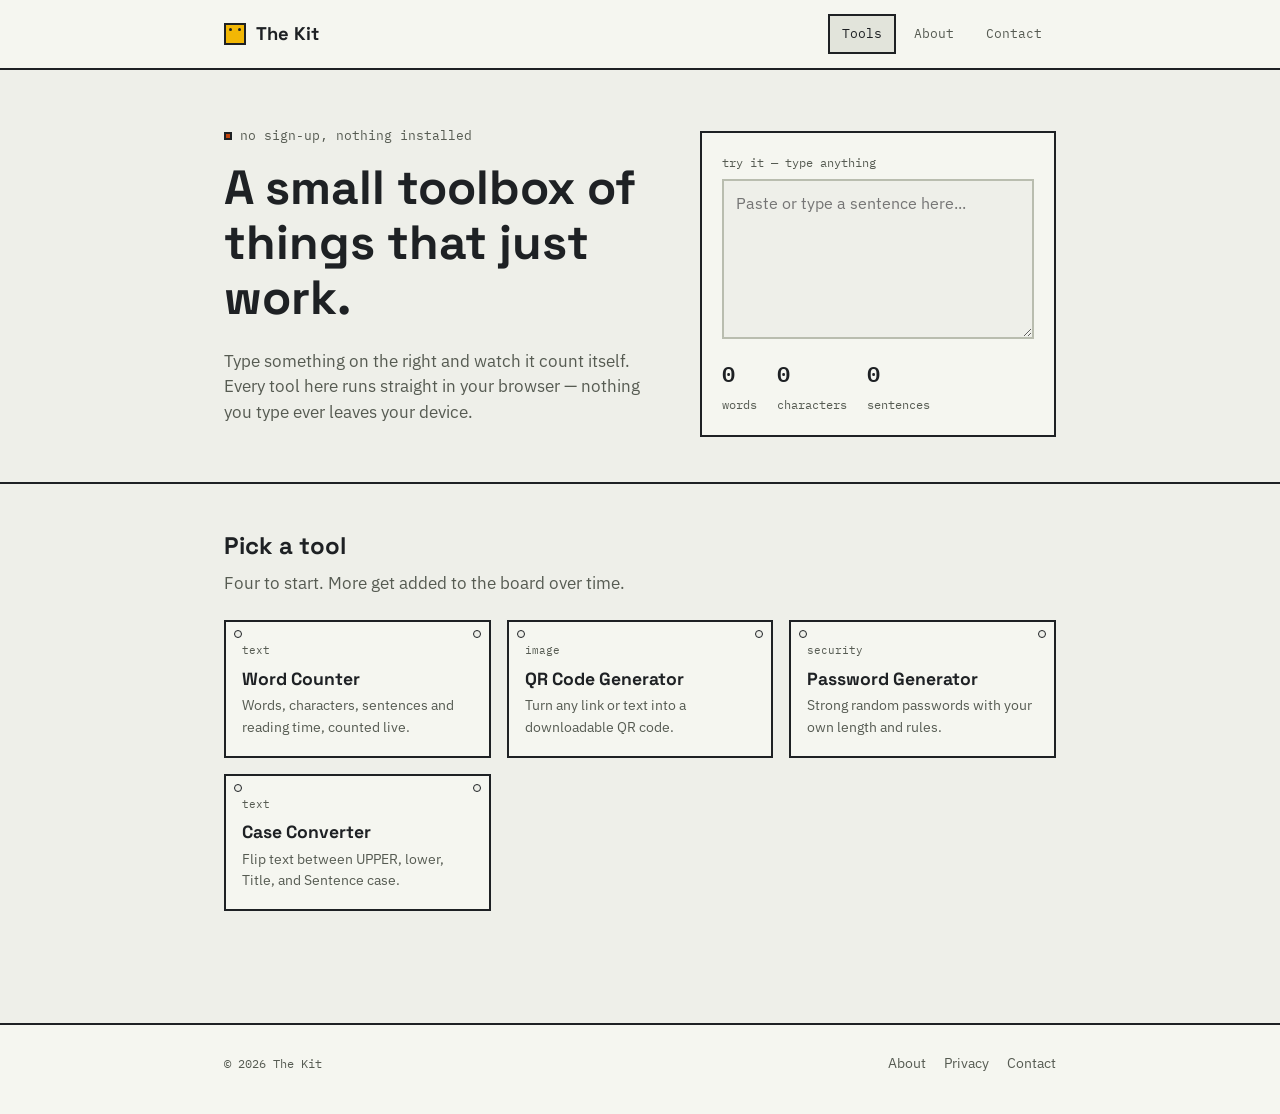
<file: index.html>
<!DOCTYPE html>
<html lang="en">
<head>
  <!-- Google tag (gtag.js) -->
<script async src="https://www.googletagmanager.com/gtag/js?id=G-FKN0BZGYQD"></script>
<script>
  window.dataLayer = window.dataLayer || [];
  function gtag(){dataLayer.push(arguments);}
  gtag('js', new Date());

  gtag('config', 'G-FKN0BZGYQD');
</script>
<meta charset="UTF-8">
<meta name="viewport" content="width=device-width, initial-scale=1.0">
<title>The Kit — small tools that just work</title>
<meta name="description" content="A small toolbox of free browser tools: word counter, QR code generator, password generator, and case converter. No sign-up, nothing installed.">
<link rel="stylesheet" href="style.css">
</head>
<body>

<header class="site-header">
  <div class="wrap">
    <a href="index.html" class="brand">
      <span class="brand-mark" aria-hidden="true"></span>
      The Kit
    </a>
    <nav class="main-nav">
      <a href="index.html" class="active">Tools</a>
      <a href="about.html">About</a>
      <a href="contact.html">Contact</a>
    </nav>
  </div>
</header>

<section class="hero">
  <div class="wrap hero-grid">
    <div>
      <div class="hero-eyebrow-line"><span class="dot" aria-hidden="true"></span> no sign-up, nothing installed</div>
      <h1>A small toolbox of things that just work.</h1>
      <p class="lede">Type something on the right and watch it count itself. Every tool here runs straight in your browser — nothing you type ever leaves your device.</p>
    </div>
    <div class="demo-panel">
      <label for="hero-demo">try it — type anything</label>
      <textarea id="hero-demo" class="field" placeholder="Paste or type a sentence here..."></textarea>
      <div class="demo-stats">
        <div class="demo-stat"><span class="n" id="hero-words">0</span><span class="l">words</span></div>
        <div class="demo-stat"><span class="n" id="hero-chars">0</span><span class="l">characters</span></div>
        <div class="demo-stat"><span class="n" id="hero-sentences">0</span><span class="l">sentences</span></div>
      </div>
    </div>
  </div>
</section>

<section class="section">
  <div class="wrap">
    <h2>Pick a tool</h2>
    <p class="lede">Four to start. More get added to the board over time.</p>

    <div class="tool-grid">
      <a href="tools/word-counter.html" class="tool-slot">
        <span class="tag">text</span>
        <h3>Word Counter</h3>
        <p>Words, characters, sentences and reading time, counted live.</p>
      </a>
      <a href="tools/qr-generator.html" class="tool-slot">
        <span class="tag">image</span>
        <h3>QR Code Generator</h3>
        <p>Turn any link or text into a downloadable QR code.</p>
      </a>
      <a href="tools/password-generator.html" class="tool-slot">
        <span class="tag">security</span>
        <h3>Password Generator</h3>
        <p>Strong random passwords with your own length and rules.</p>
      </a>
      <a href="tools/case-converter.html" class="tool-slot">
        <span class="tag">text</span>
        <h3>Case Converter</h3>
        <p>Flip text between UPPER, lower, Title, and Sentence case.</p>
      </a>
    </div>
  </div>
</section>

<footer class="site-footer">
  <div class="wrap">
    <span class="foot-note">&copy; <span id="year"></span> The Kit</span>
    <nav>
      <a href="about.html">About</a>
      <a href="privacy.html">Privacy</a>
      <a href="contact.html">Contact</a>
    </nav>
  </div>
</footer>

<script>
  document.getElementById('year').textContent = new Date().getFullYear();

  const demo = document.getElementById('hero-demo');
  const wEl = document.getElementById('hero-words');
  const cEl = document.getElementById('hero-chars');
  const sEl = document.getElementById('hero-sentences');

  function updateDemo() {
    const text = demo.value;
    const words = text.trim() === '' ? 0 : text.trim().split(/\s+/).length;
    const chars = text.length;
    const sentences = text.trim() === '' ? 0 : (text.match(/[.!?]+(?=\s|$)/g) || []).length;
    wEl.textContent = words;
    cEl.textContent = chars;
    sEl.textContent = sentences;
  }
  demo.addEventListener('input', updateDemo);
</script>

</body>
</html>
</file>
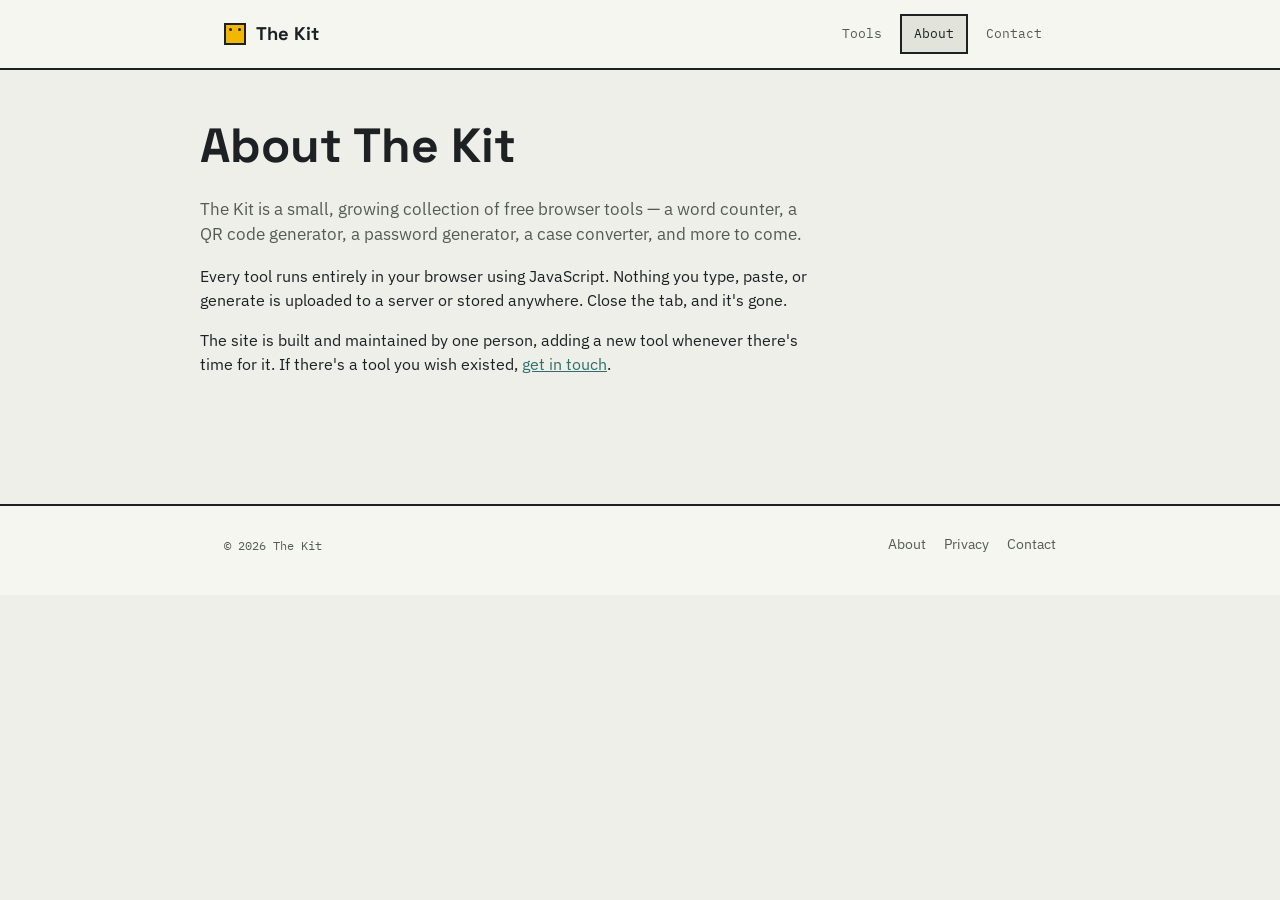
<file: about.html>
<!DOCTYPE html>
<html lang="en">
<head>
 <!-- Google tag (gtag.js) -->
<script async src="https://www.googletagmanager.com/gtag/js?id=G-FKN0BZGYQD"></script>
<script>
  window.dataLayer = window.dataLayer || [];
  function gtag(){dataLayer.push(arguments);}
  gtag('js', new Date());

  gtag('config', 'G-FKN0BZGYQD');
</script> 
<meta charset="UTF-8">
<meta name="viewport" content="width=device-width, initial-scale=1.0">
<title>About — The Kit</title>
<link rel="stylesheet" href="style.css">
</head>
<body>

<header class="site-header">
  <div class="wrap">
    <a href="index.html" class="brand">
      <span class="brand-mark" aria-hidden="true"></span>
      The Kit
    </a>
    <nav class="main-nav">
      <a href="index.html">Tools</a>
      <a href="about.html" class="active">About</a>
      <a href="contact.html">Contact</a>
    </nav>
  </div>
</header>

<div class="static-page wrap">
  <h1>About The Kit</h1>
  <p class="lede">The Kit is a small, growing collection of free browser tools — a word counter, a QR code generator, a password generator, a case converter, and more to come.</p>
  <p>Every tool runs entirely in your browser using JavaScript. Nothing you type, paste, or generate is uploaded to a server or stored anywhere. Close the tab, and it's gone.</p>
  <p>The site is built and maintained by one person, adding a new tool whenever there's time for it. If there's a tool you wish existed, <a href="contact.html">get in touch</a>.</p>
</div>

<footer class="site-footer">
  <div class="wrap">
    <span class="foot-note">&copy; <span id="year"></span> The Kit</span>
    <nav>
      <a href="about.html">About</a>
      <a href="privacy.html">Privacy</a>
      <a href="contact.html">Contact</a>
    </nav>
  </div>
</footer>

<script>document.getElementById('year').textContent = new Date().getFullYear();</script>
</body>
</html>
</file>
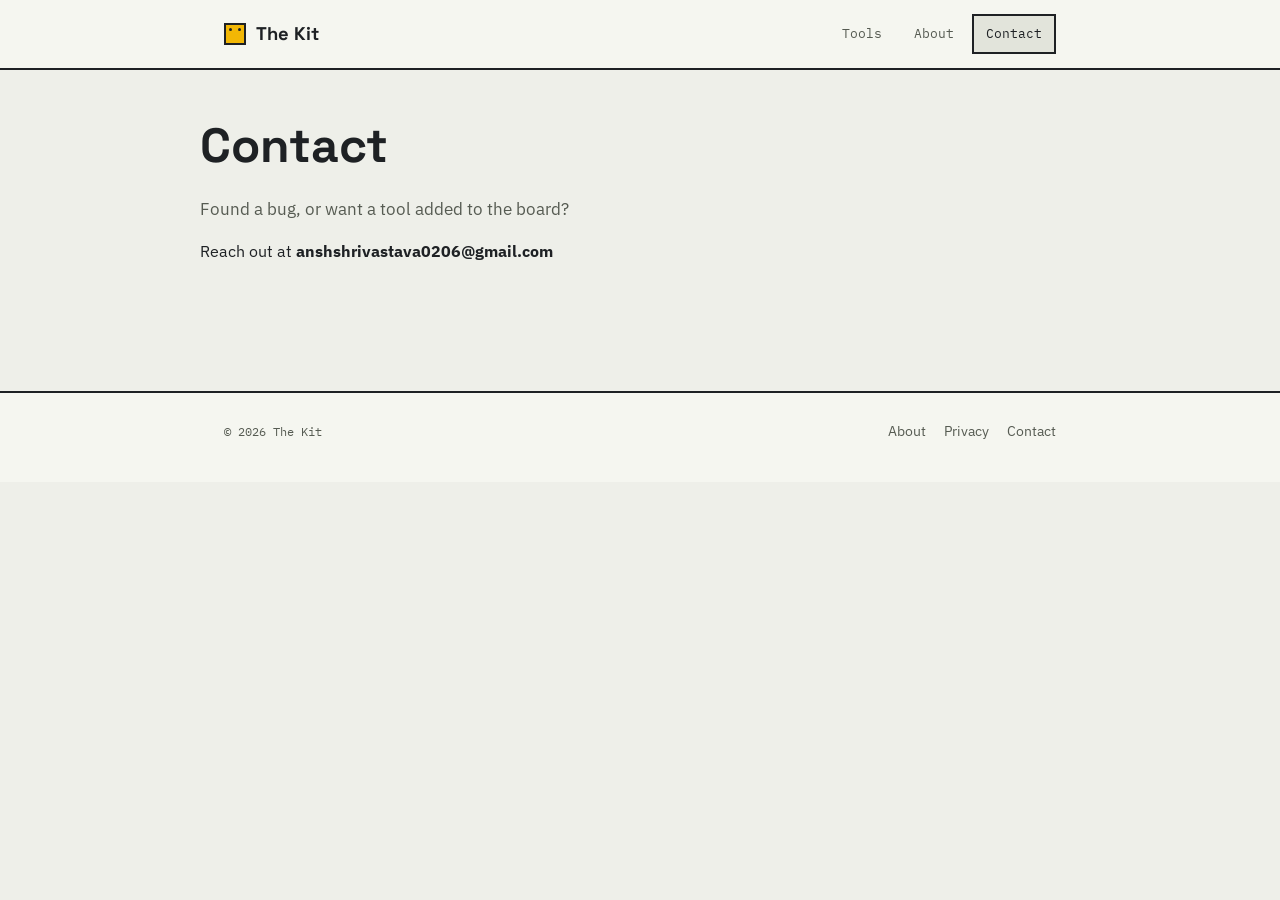
<file: contact.html>
<!DOCTYPE html>
<html lang="en">
<head>
  <!-- Google tag (gtag.js) -->
<script async src="https://www.googletagmanager.com/gtag/js?id=G-FKN0BZGYQD"></script>
<script>
  window.dataLayer = window.dataLayer || [];
  function gtag(){dataLayer.push(arguments);}
  gtag('js', new Date());

  gtag('config', 'G-FKN0BZGYQD');
</script>
<meta charset="UTF-8">
<meta name="viewport" content="width=device-width, initial-scale=1.0">
<title>Contact — The Kit</title>
<link rel="stylesheet" href="style.css">
</head>
<body>

<header class="site-header">
  <div class="wrap">
    <a href="index.html" class="brand">
      <span class="brand-mark" aria-hidden="true"></span>
      The Kit
    </a>
    <nav class="main-nav">
      <a href="index.html">Tools</a>
      <a href="about.html">About</a>
      <a href="contact.html" class="active">Contact</a>
    </nav>
  </div>
</header>

<div class="static-page wrap">
  <h1>Contact</h1>
  <p class="lede">Found a bug, or want a tool added to the board?</p>
  <p>Reach out at <strong>anshshrivastava0206@gmail.com</strong> </p>
</div>

<footer class="site-footer">
  <div class="wrap">
    <span class="foot-note">&copy; <span id="year"></span> The Kit</span>
    <nav>
      <a href="about.html">About</a>
      <a href="privacy.html">Privacy</a>
      <a href="contact.html">Contact</a>
    </nav>
  </div>
</footer>

<script>document.getElementById('year').textContent = new Date().getFullYear();</script>
</body>
</html>
</file>
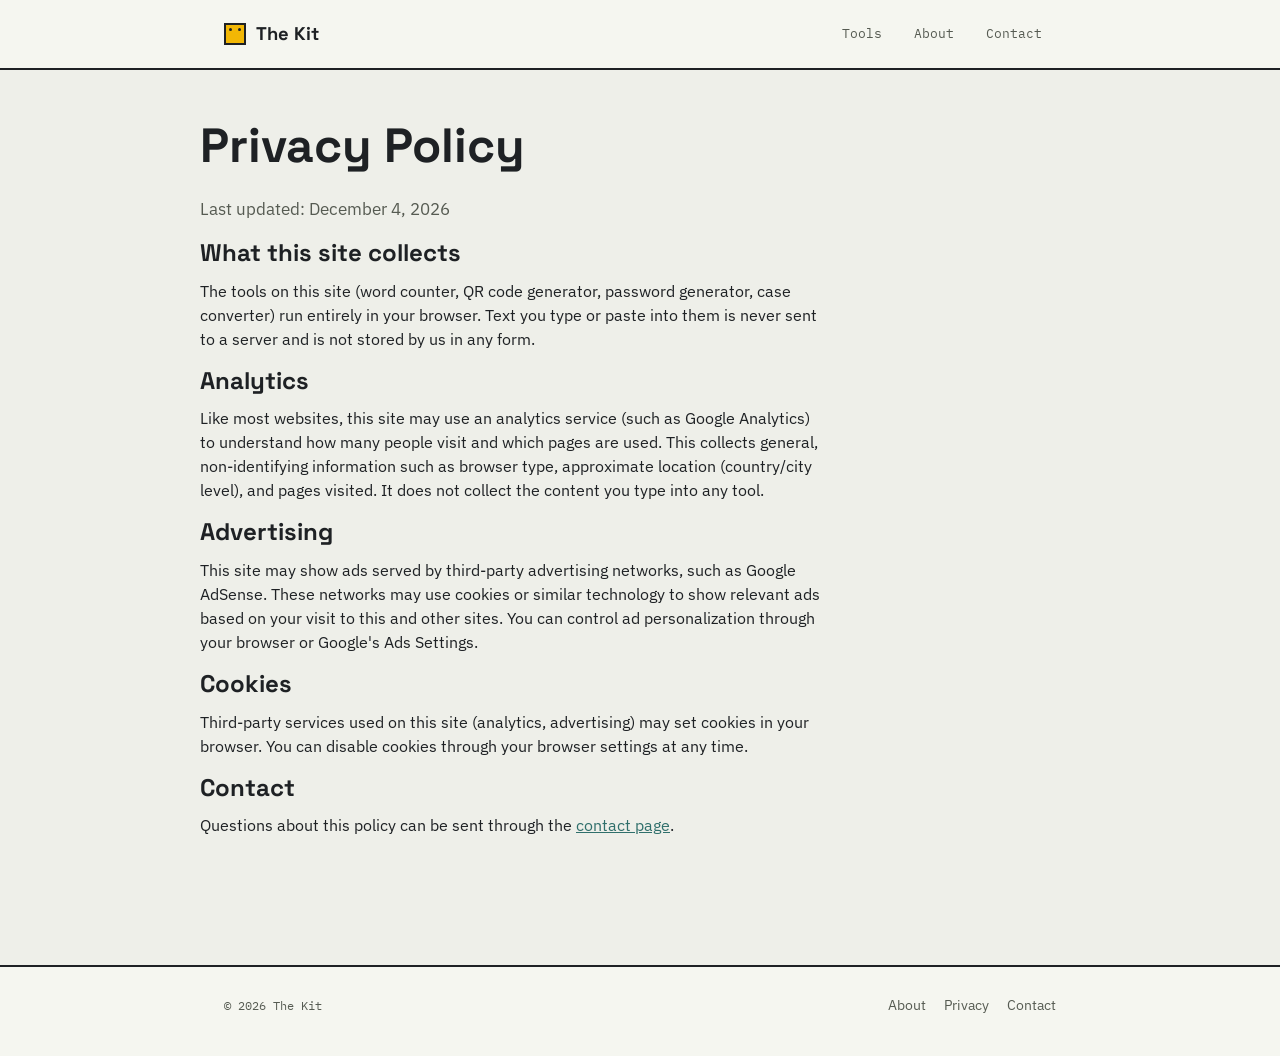
<file: privacy.html>
<!DOCTYPE html>
<html lang="en">
<head>
  <!-- Google tag (gtag.js) -->
<script async src="https://www.googletagmanager.com/gtag/js?id=G-FKN0BZGYQD"></script>
<script>
  window.dataLayer = window.dataLayer || [];
  function gtag(){dataLayer.push(arguments);}
  gtag('js', new Date());

  gtag('config', 'G-FKN0BZGYQD');
</script>
<meta charset="UTF-8">
<meta name="viewport" content="width=device-width, initial-scale=1.0">
<title>Privacy Policy — The Kit</title>
<link rel="stylesheet" href="style.css">
</head>
<body>

<header class="site-header">
  <div class="wrap">
    <a href="index.html" class="brand">
      <span class="brand-mark" aria-hidden="true"></span>
      The Kit
    </a>
    <nav class="main-nav">
      <a href="index.html">Tools</a>
      <a href="about.html">About</a>
      <a href="contact.html">Contact</a>
    </nav>
  </div>
</header>

<div class="static-page wrap">
  <h1>Privacy Policy</h1>
  <p class="lede">Last updated: <span id="today"></span></p>

  <h2>What this site collects</h2>
  <p>The tools on this site (word counter, QR code generator, password generator, case converter) run entirely in your browser. Text you type or paste into them is never sent to a server and is not stored by us in any form.</p>

  <h2>Analytics</h2>
  <p>Like most websites, this site may use an analytics service (such as Google Analytics) to understand how many people visit and which pages are used. This collects general, non-identifying information such as browser type, approximate location (country/city level), and pages visited. It does not collect the content you type into any tool.</p>

  <h2>Advertising</h2>
  <p>This site may show ads served by third-party advertising networks, such as Google AdSense. These networks may use cookies or similar technology to show relevant ads based on your visit to this and other sites. You can control ad personalization through your browser or Google's Ads Settings.</p>

  <h2>Cookies</h2>
  <p>Third-party services used on this site (analytics, advertising) may set cookies in your browser. You can disable cookies through your browser settings at any time.</p>

  <h2>Contact</h2>
  <p>Questions about this policy can be sent through the <a href="contact.html">contact page</a>.</p>
</div>

<footer class="site-footer">
  <div class="wrap">
    <span class="foot-note">&copy; <span id="year"></span> The Kit</span>
    <nav>
      <a href="about.html">About</a>
      <a href="privacy.html">Privacy</a>
      <a href="contact.html">Contact</a>
    </nav>
  </div>
</footer>

<script>
document.getElementById('year').textContent = new Date().getFullYear();
document.getElementById('today').textContent = new Date().toLocaleDateString('en-US', { year: 'numeric', month: 'long', day: 'numeric' });
</script>
</body>
</html>
</file>
<file: style.css>
/* ============================================
   The Kit — shared design system
   Theme: pegboard workshop. Flat panels, thick
   ink borders, peg holes, no border-radius.
   ============================================ */

@import url('https://fonts.googleapis.com/css2?family=Space+Grotesk:wght@500;600;700&family=IBM+Plex+Sans:wght@400;500;600&family=IBM+Plex+Mono:wght@400;500;600&display=swap');

:root {
  --bg: #EEEFE9;
  --panel: #E2E4DB;
  --panel-raised: #F5F6F0;
  --ink: #1E2124;
  --ink-soft: #565B52;
  --line: #B9BDAF;
  --accent: #F2B705;
  --accent-ink: #1E2124;
  --rust: #C1440E;
  --teal: #2F6F6B;

  --font-display: 'Space Grotesk', sans-serif;
  --font-body: 'IBM Plex Sans', sans-serif;
  --font-mono: 'IBM Plex Mono', monospace;

  --max: 880px;
}

* { box-sizing: border-box; }

html {
  scroll-behavior: smooth;
}

body {
  margin: 0;
  background: var(--bg);
  color: var(--ink);
  font-family: var(--font-body);
  font-size: 16px;
  line-height: 1.5;
  -webkit-font-smoothing: antialiased;
}

@media (prefers-reduced-motion: reduce) {
  html { scroll-behavior: auto; }
  * { animation-duration: 0.001ms !important; transition-duration: 0.001ms !important; }
}

/* ---------- layout shell ---------- */

.wrap {
  max-width: var(--max);
  margin: 0 auto;
  padding: 0 24px;
}

/* ---------- header / nav ---------- */

.site-header {
  border-bottom: 2px solid var(--ink);
  background: var(--panel-raised);
}

.site-header .wrap {
  display: flex;
  align-items: center;
  justify-content: space-between;
  height: 68px;
}

.brand {
  display: flex;
  align-items: center;
  gap: 10px;
  font-family: var(--font-display);
  font-weight: 700;
  font-size: 1.15rem;
  color: var(--ink);
  text-decoration: none;
}

.brand-mark {
  width: 22px;
  height: 22px;
  background: var(--accent);
  border: 2px solid var(--ink);
  position: relative;
  flex-shrink: 0;
}
.brand-mark::before,
.brand-mark::after {
  content: '';
  position: absolute;
  width: 3px;
  height: 3px;
  border-radius: 50%;
  background: var(--ink);
  top: 3px;
}
.brand-mark::before { left: 3px; }
.brand-mark::after { right: 3px; }

nav.main-nav {
  display: flex;
  gap: 4px;
}

nav.main-nav a {
  font-family: var(--font-mono);
  font-size: 0.82rem;
  color: var(--ink-soft);
  text-decoration: none;
  padding: 8px 12px;
  border: 2px solid transparent;
}

nav.main-nav a:hover,
nav.main-nav a.active {
  border-color: var(--ink);
  background: var(--panel);
  color: var(--ink);
}

/* ---------- footer ---------- */

.site-footer {
  border-top: 2px solid var(--ink);
  margin-top: 64px;
  padding: 28px 0 40px;
  background: var(--panel-raised);
}

.site-footer .wrap {
  display: flex;
  flex-wrap: wrap;
  gap: 16px;
  justify-content: space-between;
  align-items: center;
}

.site-footer nav {
  display: flex;
  gap: 18px;
}

.site-footer a {
  color: var(--ink-soft);
  font-size: 0.88rem;
  text-decoration: none;
}
.site-footer a:hover { color: var(--ink); text-decoration: underline; }

.foot-note {
  font-family: var(--font-mono);
  font-size: 0.78rem;
  color: var(--ink-soft);
}

/* ---------- typography ---------- */

h1, h2, h3 {
  font-family: var(--font-display);
  font-weight: 700;
  line-height: 1.15;
  margin: 0 0 0.5em;
}

h1 { font-size: clamp(2rem, 5vw, 3rem); }
h2 { font-size: 1.5rem; }
h3 { font-size: 1.1rem; }

p { margin: 0 0 1em; max-width: 62ch; color: var(--ink); }
p.lede { color: var(--ink-soft); font-size: 1.05rem; }

a { color: var(--teal); }

.mono { font-family: var(--font-mono); }

/* ---------- hero ---------- */

.hero {
  padding: 56px 0 40px;
  border-bottom: 2px solid var(--ink);
}

.hero-grid {
  display: grid;
  grid-template-columns: 1.1fr 0.9fr;
  gap: 40px;
  align-items: center;
}

@media (max-width: 720px) {
  .hero-grid { grid-template-columns: 1fr; }
}

.hero-eyebrow-line {
  display: flex;
  align-items: center;
  gap: 8px;
  margin-bottom: 14px;
  color: var(--ink-soft);
  font-family: var(--font-mono);
  font-size: 0.82rem;
}
.hero-eyebrow-line .dot {
  width: 8px; height: 8px;
  background: var(--rust);
  border: 2px solid var(--ink);
}

/* live demo panel in hero */
.demo-panel {
  border: 2px solid var(--ink);
  background: var(--panel-raised);
  padding: 20px;
}

.demo-panel textarea {
  width: 100%;
  min-height: 100px;
  resize: vertical;
  border: 2px solid var(--line);
  background: var(--bg);
  font-family: var(--font-body);
  font-size: 0.95rem;
  padding: 10px;
  color: var(--ink);
}
.demo-panel textarea:focus {
  outline: 3px solid var(--accent);
  outline-offset: 1px;
  border-color: var(--ink);
}

.demo-stats {
  display: flex;
  gap: 20px;
  margin-top: 12px;
  flex-wrap: wrap;
}
.demo-stat { font-family: var(--font-mono); }
.demo-stat .n {
  font-size: 1.4rem;
  font-weight: 600;
  color: var(--ink);
  display: block;
}
.demo-stat .l {
  font-size: 0.72rem;
  color: var(--ink-soft);
}

/* ---------- pegboard tool grid ---------- */

.section {
  padding: 48px 0;
}

.tool-grid {
  display: grid;
  grid-template-columns: repeat(3, 1fr);
  gap: 16px;
  margin-top: 24px;
}

@media (max-width: 720px) {
  .tool-grid { grid-template-columns: repeat(2, 1fr); }
}
@media (max-width: 480px) {
  .tool-grid { grid-template-columns: 1fr; }
}

.tool-slot {
  position: relative;
  border: 2px solid var(--ink);
  background: var(--panel-raised);
  padding: 20px 16px 18px;
  text-decoration: none;
  color: var(--ink);
  display: block;
}

/* peg holes */
.tool-slot::before,
.tool-slot::after {
  content: '';
  position: absolute;
  top: 8px;
  width: 6px;
  height: 6px;
  border-radius: 50%;
  background: var(--bg);
  border: 1.5px solid var(--ink);
}
.tool-slot::before { left: 8px; }
.tool-slot::after { right: 8px; }

.tool-slot .tag {
  font-family: var(--font-mono);
  font-size: 0.7rem;
  color: var(--ink-soft);
  display: block;
  margin-bottom: 10px;
}

.tool-slot h3 { margin-bottom: 6px; }

.tool-slot p {
  font-size: 0.88rem;
  color: var(--ink-soft);
  margin-bottom: 0;
}

.tool-slot:hover {
  background: var(--accent);
}
.tool-slot:hover .tag,
.tool-slot:hover p { color: var(--ink); }

/* ---------- tool page shell ---------- */

.tool-header {
  padding: 40px 0 24px;
  border-bottom: 2px solid var(--ink);
}

.breadcrumb {
  font-family: var(--font-mono);
  font-size: 0.78rem;
  color: var(--ink-soft);
  text-decoration: none;
  display: inline-block;
  margin-bottom: 16px;
}
.breadcrumb:hover { color: var(--ink); }

.tool-body {
  padding: 40px 0 20px;
}

.panel {
  border: 2px solid var(--ink);
  background: var(--panel-raised);
  padding: 24px;
  margin-bottom: 24px;
}

label {
  display: block;
  font-family: var(--font-mono);
  font-size: 0.78rem;
  color: var(--ink-soft);
  margin-bottom: 8px;
}

textarea.field,
input.field,
select.field {
  width: 100%;
  border: 2px solid var(--line);
  background: var(--bg);
  color: var(--ink);
  font-family: var(--font-body);
  font-size: 1rem;
  padding: 12px;
}
textarea.field { min-height: 160px; resize: vertical; }

textarea.field:focus,
input.field:focus,
select.field:focus {
  outline: 3px solid var(--accent);
  outline-offset: 1px;
  border-color: var(--ink);
}

.field-row {
  display: flex;
  gap: 16px;
  flex-wrap: wrap;
  margin-top: 16px;
}
.field-row > div { flex: 1; min-width: 160px; }

.checkbox-row {
  display: flex;
  align-items: center;
  gap: 8px;
  margin: 10px 0;
}
.checkbox-row input { width: 16px; height: 16px; }
.checkbox-row label { margin: 0; font-family: var(--font-body); font-size: 0.92rem; color: var(--ink); }

.btn {
  display: inline-block;
  font-family: var(--font-mono);
  font-size: 0.85rem;
  font-weight: 500;
  background: var(--accent);
  color: var(--ink);
  border: 2px solid var(--ink);
  padding: 11px 20px;
  cursor: pointer;
  text-decoration: none;
}
.btn:hover { background: var(--ink); color: var(--panel-raised); }
.btn:active { transform: translateY(1px); }
.btn:focus-visible { outline: 3px solid var(--rust); outline-offset: 2px; }

.btn-row { display: flex; gap: 10px; margin-top: 16px; flex-wrap: wrap; }

.btn-ghost {
  background: transparent;
}
.btn-ghost:hover { background: var(--panel); color: var(--ink); }

.stat-strip {
  display: flex;
  gap: 24px;
  flex-wrap: wrap;
  margin-top: 20px;
  padding-top: 16px;
  border-top: 1px solid var(--line);
}
.stat-strip .n {
  font-family: var(--font-mono);
  font-size: 1.5rem;
  font-weight: 600;
  display: block;
}
.stat-strip .l {
  font-family: var(--font-mono);
  font-size: 0.72rem;
  color: var(--ink-soft);
}

.output-box {
  border: 2px dashed var(--line);
  background: var(--bg);
  padding: 16px;
  font-family: var(--font-mono);
  word-break: break-all;
  margin-top: 16px;
}

#qr-canvas-wrap {
  display: flex;
  justify-content: center;
  padding: 20px;
  background: var(--bg);
  border: 2px dashed var(--line);
  margin-top: 16px;
}

/* ad slots — clearly separated so ads never crowd the tool */
.ad-slot {
  border: 2px dashed var(--line);
  background: var(--panel);
  color: var(--ink-soft);
  font-family: var(--font-mono);
  font-size: 0.75rem;
  text-align: center;
  padding: 18px;
  margin: 32px 0;
}

/* simple static pages */
.static-page { padding: 48px 0; }
.static-page ul { color: var(--ink); }
.static-page li { margin-bottom: 6px; }
</file>
